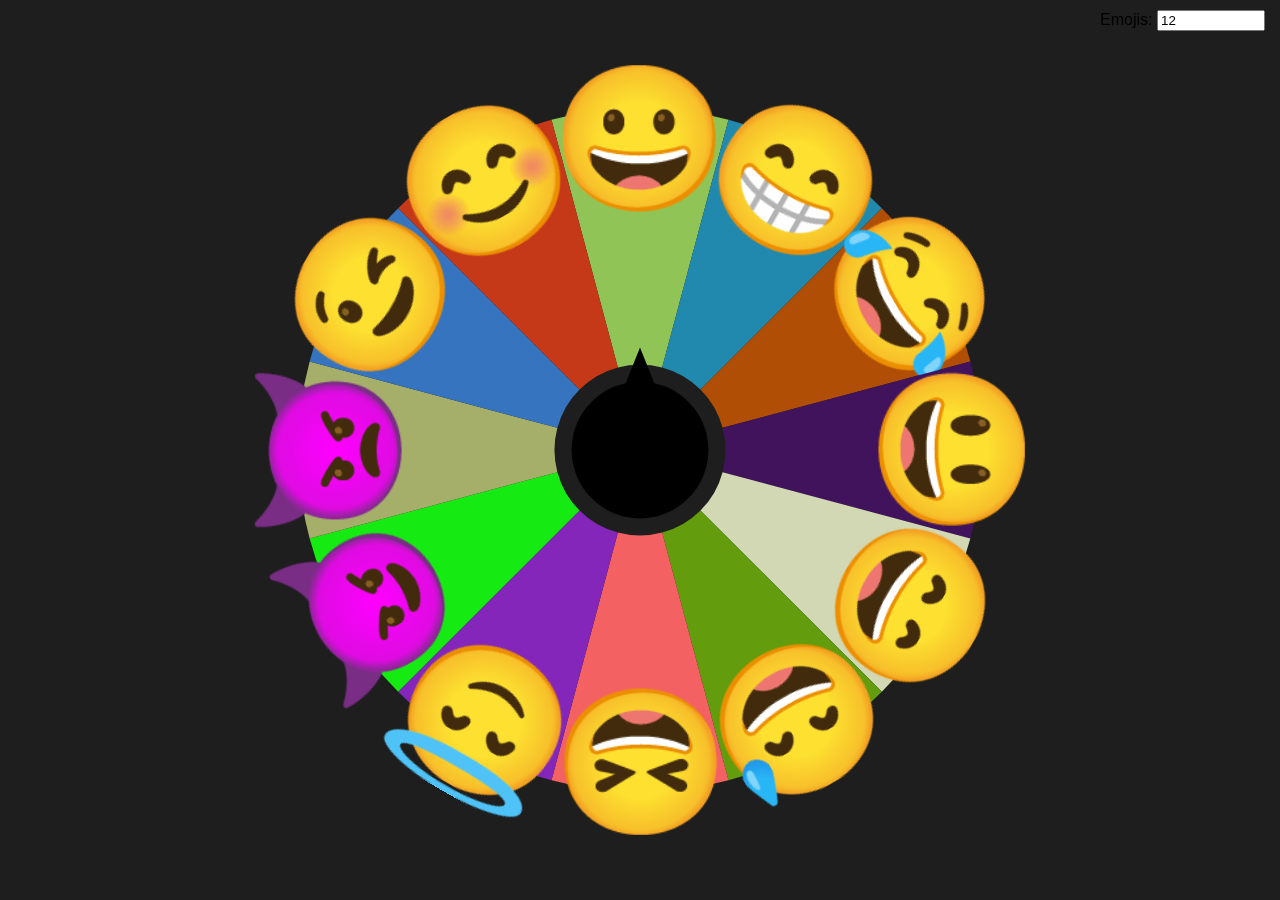
<file: emoji-spinner/index.html>
<!DOCTYPE html>
<html lang="en">
<head>
    <meta charset="UTF-8">
    <meta name="viewport" content="width=device-width, initial-scale=1.0">
    <title>Emoji Spinner</title>
    <link rel="stylesheet" href="style.css">
</head>
<body>
    <div id="s">
        <svg id="c" viewBox="0 0 100 100"></svg>
    </div>
    <div class="increaseNumbers">
        <label for="percent">Emojis:</label>
        <!-- KrishnaCodingCorner -->
        <input type="number" placeholder="slices" 
        value="12" max="1180" min="2" />
    </div>
    <script src="./script.js"></script>
</body>
</html>
</file>
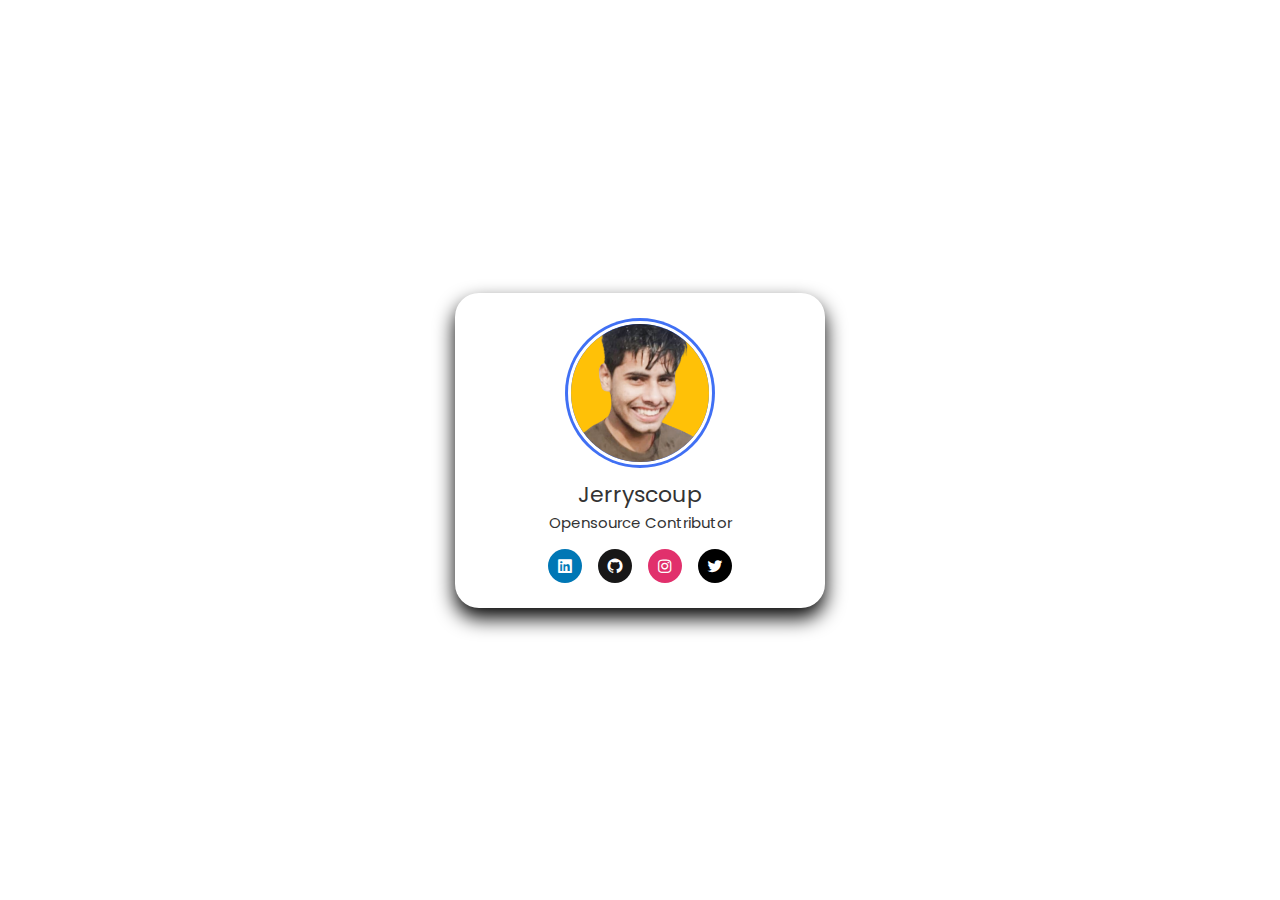
<file: profile-card/index.html>
<!DOCTYPE html>
<html lang="en">
<head> 
    <meta charset="UTF-8">
    <meta name="viewport" content="width=device-width, initial-scale=1.0">
    <title>Portfolio card UI  </title>
    <link rel="stylesheet" href="style.css">
    <link href='https://unpkg.com/boxicons@2.1.4/css/boxicons.min.css' rel='stylesheet'>
</head>
<body>
    <div class="profile-card">
        <div class="image">
            <img src="profile.jpg" alt="profile image" class="profile-img">
        </div>
        <div class="text-data">
            <span class="name">Jerryscoup</span>
            <span class="job">Opensource Contributor</span>
        </div>
        <div class="media-button">
            
            <a href="#" style="background:#0077b5"  class="link"><i class='bx bxl-linkedin-square'></i></a>
                <a href="#" style="background:  #181717;" class="link"><i class='bx bxl-github'></i></a>
                <a href="#" style="background:  #E1306C;" class="link"><i class='bx bxl-instagram'></i></a>
                <a href="#"  style="background: #000000" class="link"><i class='bx bxl-twitter'></i></a>
    </div>
    
</body>
</html>
</file>
<file: emoji-spinner/style.css>
body {
	margin: 0 auto;
	background: #1e1e1e;
	font-family: 'Roboto', sans-serif;
}
#s,
#p {
	min-height: 200px;
	min-width: 200px;
}
#s {
	height: 95vh;
	width: 95vw;
	max-height: 100vw;
	max-width: 100vh;
	position: absolute;
	top: 50%;
	left: 50%;
	transform: translate(-50%, -50%);
	/* 	border:1px solid #ccc; */
	border-radius: 50%;
}
#c {
	height: 100%;
	width: 100%;
}
input {
	min-width: 100px;
}
.slice:hover > path,
.slice:hover > text {
	transition: 300ms;
	transform: translate(-3.125%, -3.125%) scale(1.0625);
}
.winner > path {
	transition: 300ms;
	transform: translate(-12.5%, -12.5%) scale(1.25);
}

.winner > text {
	transition: 300ms;
/* 	transform: translate(-5%, -5%) scale(1.1); */
	transform: translate(-10%, -10%) scale(1.2);
/* 	transform: translate(-12.5%, -12.5%) scale(1.25); */
}
.spinner {
	transition: 100ms;
	cursor: pointer;
	/* KrishnaCodingCorner */
}
.spinner:hover {
	transform: translate(-3.125%, -3.125%) scale(1.0625);
}
.spinner:active {
	transition: 50ms;
	transform: translate(-12.5%, -12.5%) scale(1.25);
}
.increaseNumbers {
	position: fixed;
	right: 15px;
	top: 10px;
}
</file>
<file: profile-card/style.css>
@import url('https://fonts.googleapis.com/css2?family=Poppins:ital,wght@0,100;0,200;0,300;0,400;0,500;0,600;0,700;0,800;0,900;1,100;1,200;1,300;1,400;1,500;1,600;1,700;1,800;1,900&display=swap');

*{
    margin: 0;
    padding: 0;
    box-sizing: border-box;
    font-family: "Poppins", sans-serif;
}

body{
    height: 100vh;
    display:flex;
    align-items: center;
    justify-content: center;
    background: color #f4f4f4;;


}
.profile-card{
    display: flex;
    flex-direction: column;
    align-items: center;

    max-width: 370px;
    width: 100%;
    background: #fff;
    border-radius: 24px;
    padding: 25px;
    box-shadow: 0px 10px 20px ;
}
.image{
    position:relative;
    height: 150px;
    width: 150px;;
    background-color: #4070f4;
    border-radius: 50%;
    padding: 3px;
    margin-bottom: 10px;
}
.image .profile-img{
    height: 100%;
    width: 100%;
    object-fit: cover;
    border-radius: 100%;
    border: 3px solid #fff;
}
.profile-card .text-data{
    display: flex;
    flex-direction: column;
    align-items: center;
    color:#333;

}
.text-data .name{
    font-size: 22px;
    font-family: 500;


}

.text-data .job{
    font-size: 15px;
    font-family:400;


}
.profile-card .media-button{
    display: flex;
    align-items: center;
    margin-top:15px ;

}
.media-button .link{
    display: flex;
    align-items: center;
    justify-content: center;
    color: #fff;
    font-size: 18px;

    margin:  0px 8px;
    height: 34px;
    width: 34px;
    border-radius: 50%;
    
    background-color: #4070f4;
    text-decoration: none;
   

}
</file>
